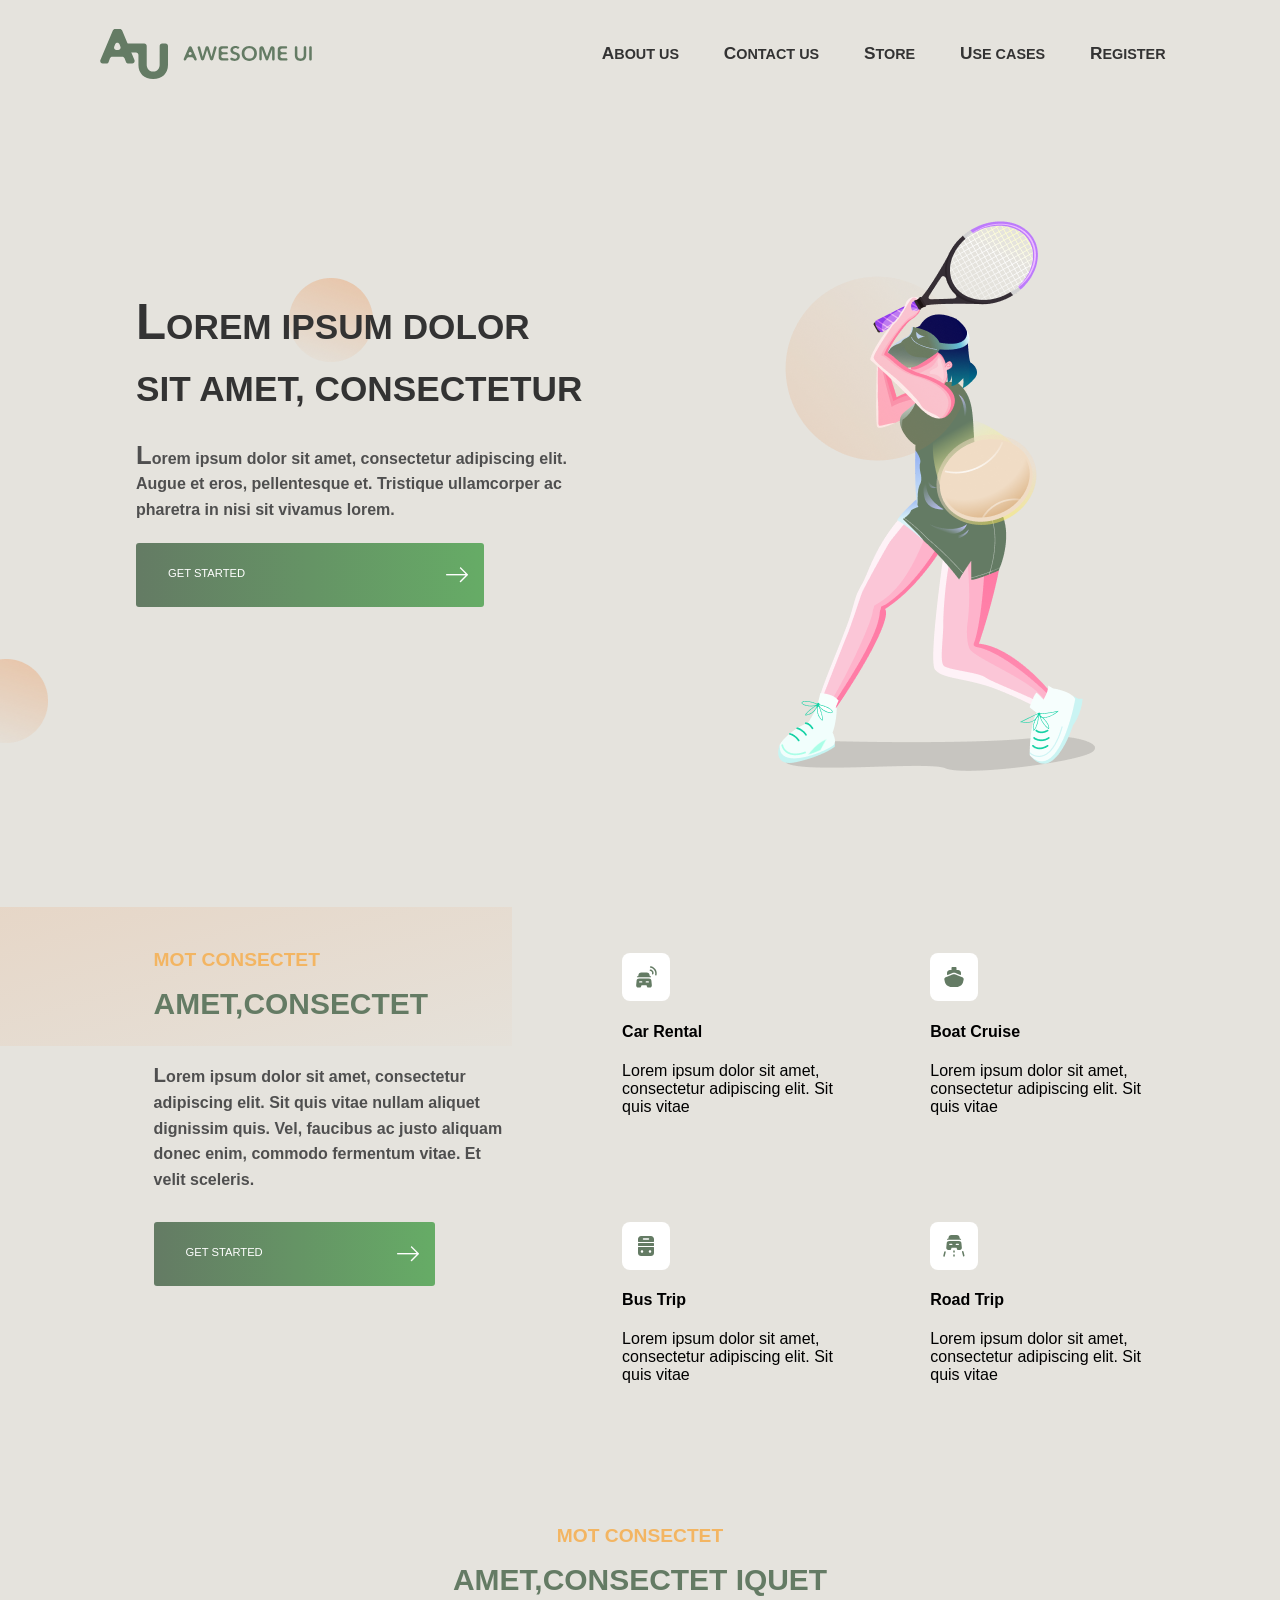
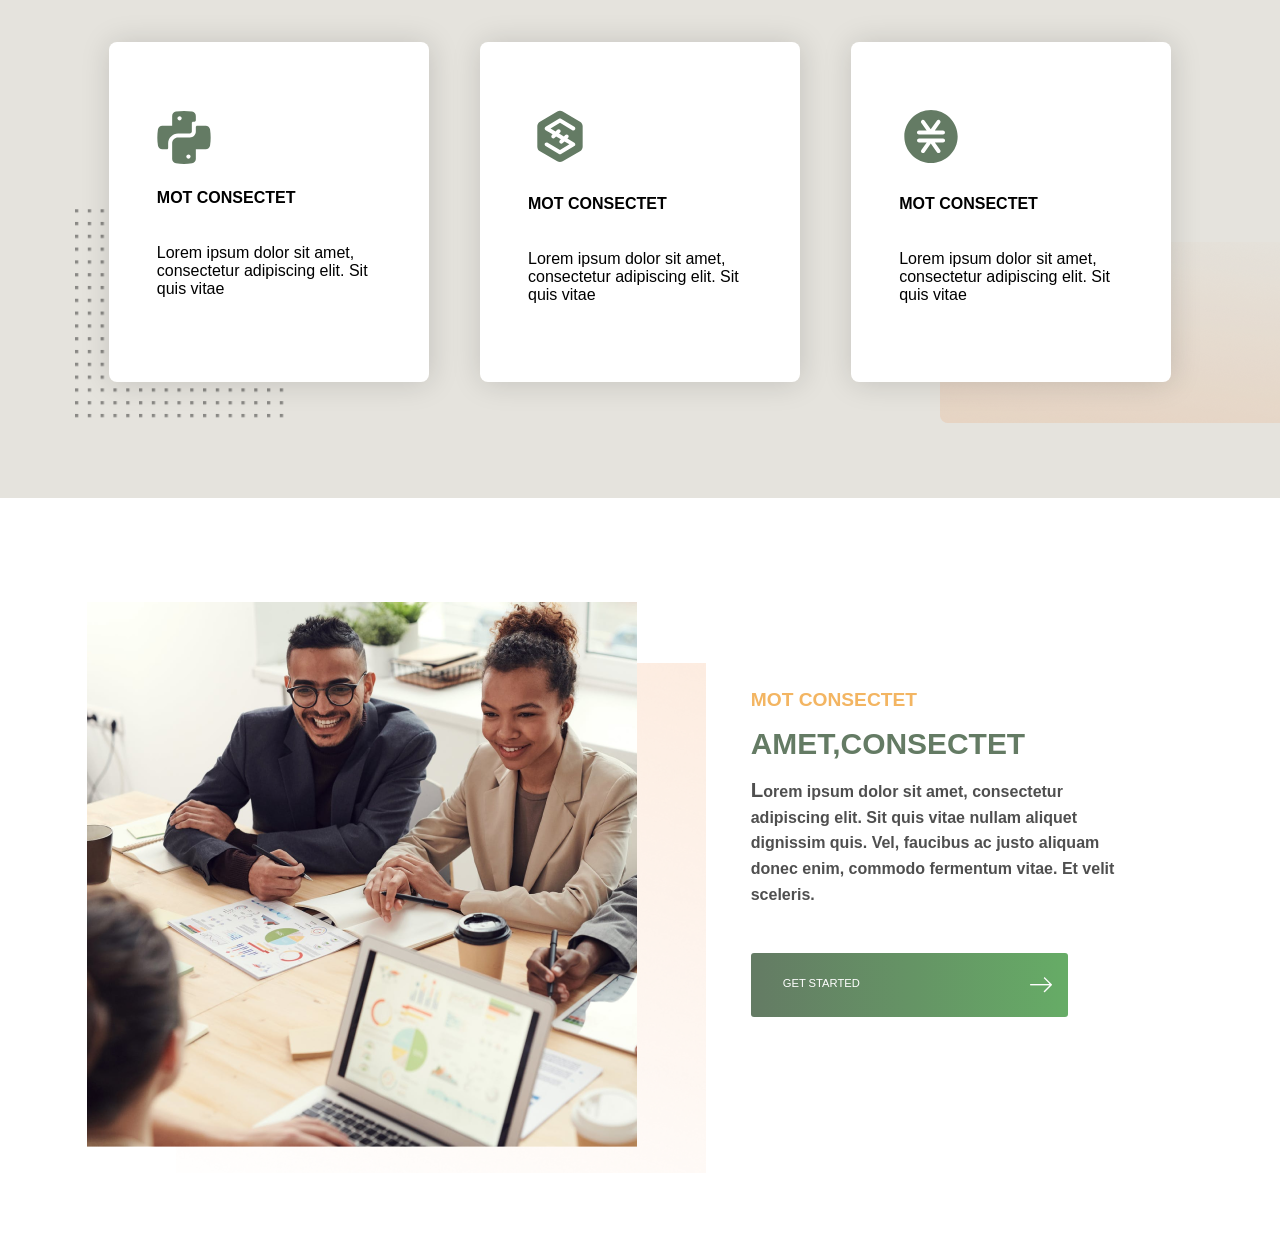
<file: index.html>
<!DOCTYPE html>
<html lang="en">

<head>
    <meta charset="UTF-8">
    <meta http-equiv="X-UA-Compatible" content="IE=edge">
    <meta name="viewport" content="width=device-width, initial-scale=1.0">
    <title>figma2</title>
    <link rel="stylesheet" href="figma2.css">
    <link href="https://fonts.cdnfonts.com/css/avenir-next-lt-pro" rel="stylesheet">
    <link rel="stylesheet" href="/fonts/AvenirNextLTPro-Regular.otf">
    <link rel="stylesheet" href="/fonts/AvenirNextLTPro-It.otf">
    <link rel="stylesheet" href="/fonts/AvenirNextLTPro-Bold.otf">
</head>

<body>

    <div class="header">

        <div class="container">


            <div class="header-wrapper">

                <div class="logo">
                    <img src="pics/Logo1.svg" alt="Logo1">
                    <img src="pics/Logo2.svg" alt="Logo2">
                </div>

                <div class="main-menu">

                    <ul class="menu">

                        <li class="menu-item"><a class="button-top" href="#">About Us</a></li>
                        <li class="menu-item"><a class="button-top" href="#">Contact Us</a></li>
                        <li class="menu-item"><a class="button-top" href="#">Store</a></li>
                        <li class="menu-item"><a class="button-top" href="#">Use Cases</a></li>
                        <li class="menu-item"><a class="button-top" href="#">Register</a></li>

                    </ul>
                </div>

            </div>

            <div class="title-wrapper">

                <div class="main-title">
                    <div class="title">
                        <h1>Lorem ipsum dolor sit amet, consectetur</h1>
                    </div>
                    <div class="title-description">
                        <p>Lorem ipsum dolor sit amet, consectetur adipiscing elit. Augue et eros, pellentesque et.
                            Tristique ullamcorper ac pharetra in nisi sit vivamus lorem. </p>
                    </div>
                    <div class="title-button">
                        <a class="button2" href="#">Get Started</a>
                        <img class="arrow" src="./pics/Arrow.png" alt="arrow">
                    </div>


                </div>

                <div class="title-pic">
                    <img class="pic" src="pics/tenis.png" alt="tennis">
                </div>
            </div>



        </div>



    </div>


    <div class="first-content">


        <div class="container">


            <div class="content-wrapper">

                <div class="main-title-first">

                    <div class="top-title">

                        <div class="small-title">
                            <h2>MOT consectet</h2>
                        </div>

                        <div class="big-title">
                            <h3>amet,consectet</h3>
                        </div>
                    </div>
                    <div class="title-description">
                        <p>Lorem ipsum dolor sit amet, consectetur adipiscing elit. Sit quis vitae nullam aliquet
                            dignissim quis. Vel, faucibus ac justo aliquam donec enim, commodo fermentum vitae. Et velit
                            sceleris. </p>
                    </div>
                    <div class="title-button">
                        <a class="button2" href="#">Get Started</a>
                        <img class="arrow" src="./pics/Arrow.png" alt="arrow">
                    </div>

                </div>

                <div class="content-menu">

                    <div class="box">
                        <div class="svg">
                            <img src="./pics/smart-car.svg" alt="square" class="small-pic-smart">
                        </div>
                        <div class="title">
                            <h4>Car Rental</h4>
                        </div>

                        <div class="description">
                            <p>Lorem ipsum dolor sit amet, consectetur adipiscing elit. Sit quis vitae </p>
                        </div>
                    </div>

                    <div class="box">
                        <div class="svg">
                            <img src="./pics/ship.svg" alt="square" class="small-pic-boat">
                        </div>

                        <div class="title">
                            <h4>Boat Cruise</h4>
                        </div>

                        <div class="description">
                            <p>Lorem ipsum dolor sit amet, consectetur adipiscing elit. Sit quis vitae </p>
                        </div>
                    </div>

                    <div class="box">
                        <div class="svg">
                            <img src="./pics/bus.svg" alt="square" class="small-pic-bus">
                        </div>

                        <div class="title">
                            <h4>Bus Trip</h4>
                        </div>

                        <div class="description">
                            <p>Lorem ipsum dolor sit amet, consectetur adipiscing elit. Sit quis vitae </p>
                        </div>
                    </div>

                    <div class="box">
                        <div class="svg">
                            <img src="./pics/driving.svg" alt="square" class="small-pic-road">
                        </div>
                        <div class="title">
                            <h4>Road Trip</h4>
                        </div>

                        <div class="description">
                            <p>Lorem ipsum dolor sit amet, consectetur adipiscing elit. Sit quis vitae </p>
                        </div>
                    </div>


                </div>







            </div>
        </div>
    </div>

    <div class="second-content">

        <div class="container">

            <div class="second-wrapper">
                <div class="main-title-second">

                    <div class="small-title">
                        <h2>MOT consectet</h2>
                    </div>

                    <div class="big-title">
                        <h3>amet,consectet iquet </h3>
                    </div>
                </div>

                <div class="second-content-menu">

                    <div class="box">
                        <div class="svg">
                            <img src="./pics/Group python.svg" alt="square" class="small-pic-python">
                        </div>
                        <div class="title">
                            <h4>MOT consectet</h4>
                        </div>

                        <div class="description">
                            <p>Lorem ipsum dolor sit amet, consectetur adipiscing elit. Sit quis vitae </p>
                        </div>
                    </div>

                    <div class="box">
                        <div class="svg">
                            <img src="./pics/iost-(iost)-S.svg" alt="square" class="small-pic-iost">
                        </div>

                        <div class="title">
                            <h4>MOT consectet</h4>
                        </div>

                        <div class="description">
                            <p>Lorem ipsum dolor sit amet, consectetur adipiscing elit. Sit quis vitae </p>
                        </div>
                    </div>

                    <div class="box">
                        <div class="svg">
                            <img src="./pics/stacks-(stx).svg" alt="square" class="small-pic-stack">
                        </div>

                        <div class="title">
                            <h4>MOT consectet</h4>
                        </div>

                        <div class="description">
                            <p>Lorem ipsum dolor sit amet, consectetur adipiscing elit. Sit quis vitae </p>
                        </div>
                    </div>
                </div>
            </div>
        </div>
    </div>

    <div class="third-content">
        <div class="container">

            <div class="third-wrapper">

                <div class="main-pic">
                    <img src="pics/main-pic2.png" alt="picture" class="picture">
                </div>

                <div class="main-title">
                    <div class="top-title">

                        <div class="small-title">
                            <h2>MOT consectet</h2>
                        </div>

                        <div class="big-title">
                            <h3>amet,consectet</h3>
                        </div>
                    </div>
                    <div class="title-description">
                        <p>Lorem ipsum dolor sit amet, consectetur adipiscing elit. Sit quis vitae nullam aliquet
                            dignissim quis. Vel, faucibus ac justo aliquam donec enim, commodo fermentum vitae. Et velit
                            sceleris. </p>
                    </div>
                    <div class="title-button">
                        <a class="button2" href="#">Get Started</a>
                        <img class="arrow" src="./pics/Arrow.png" alt="arrow">
                    </div>
                </div>
            </div>
        </div>
    </div>





</body>

</html>
</file>
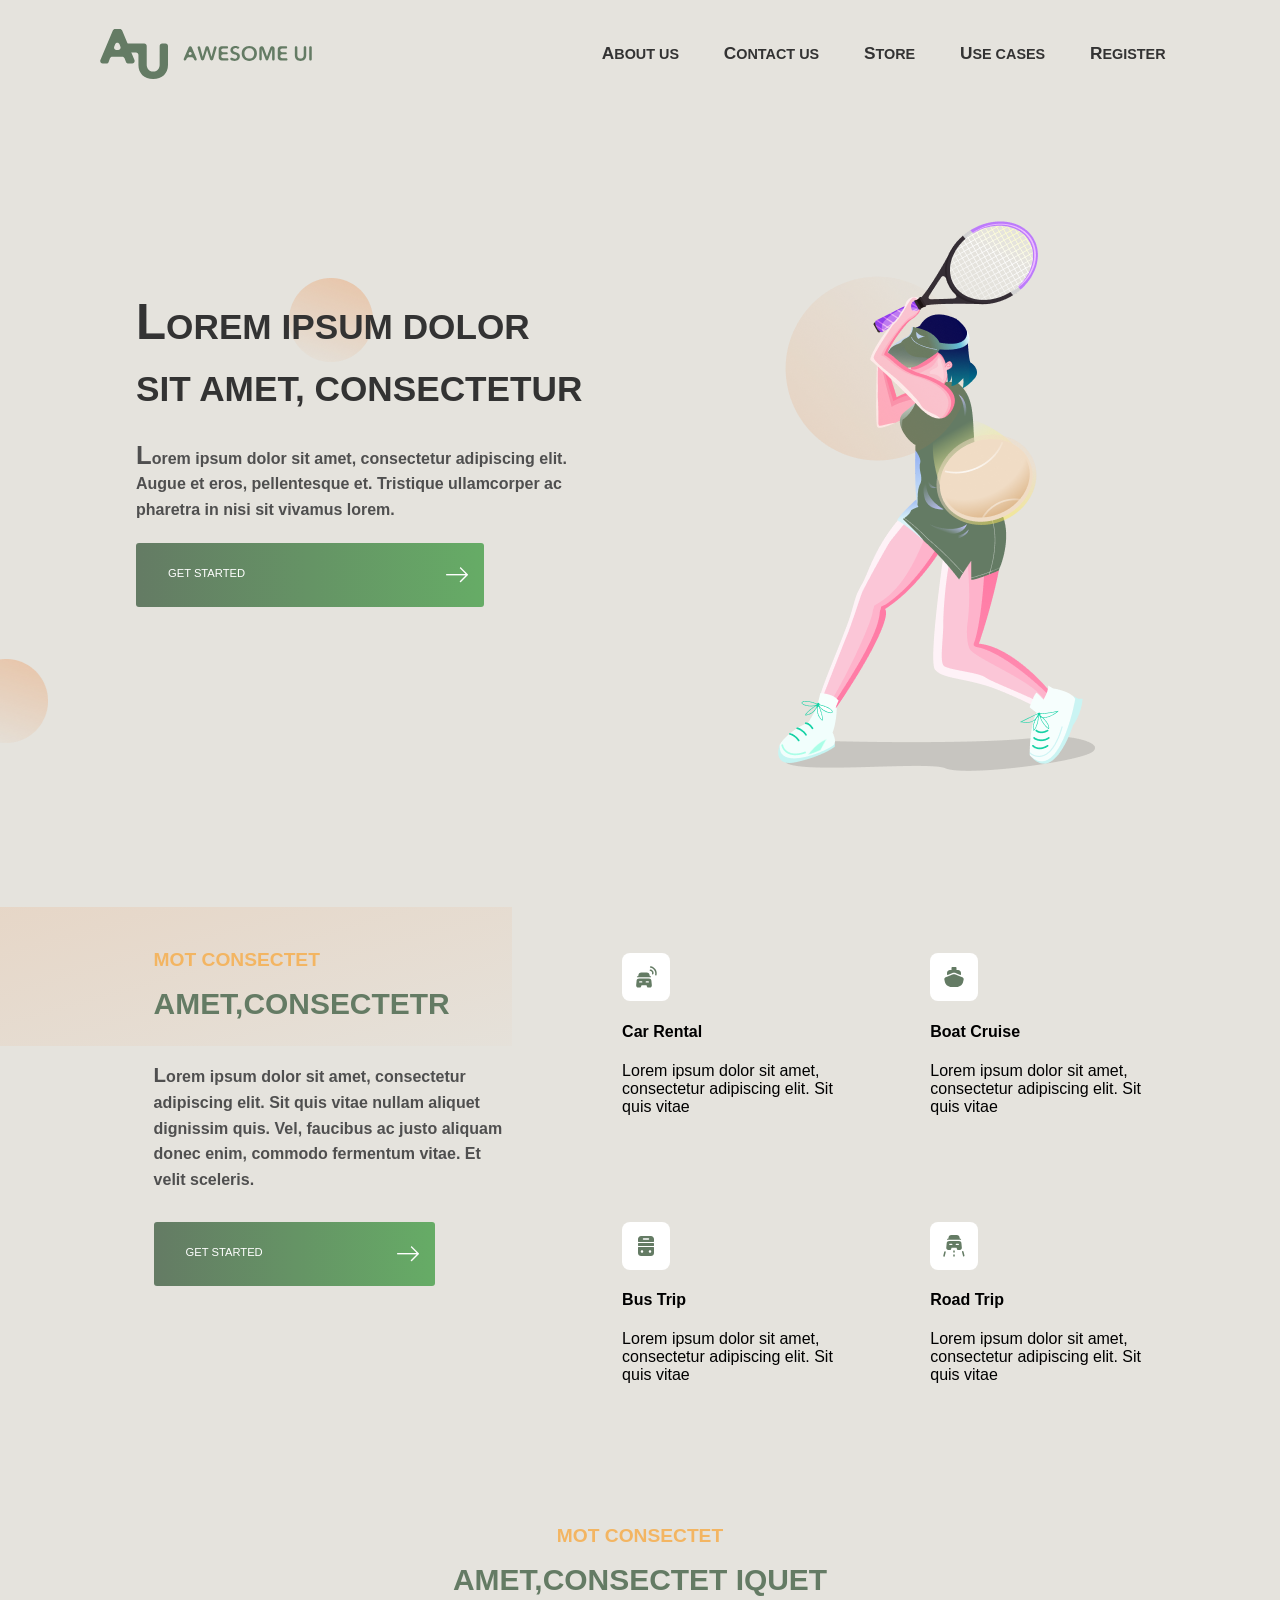
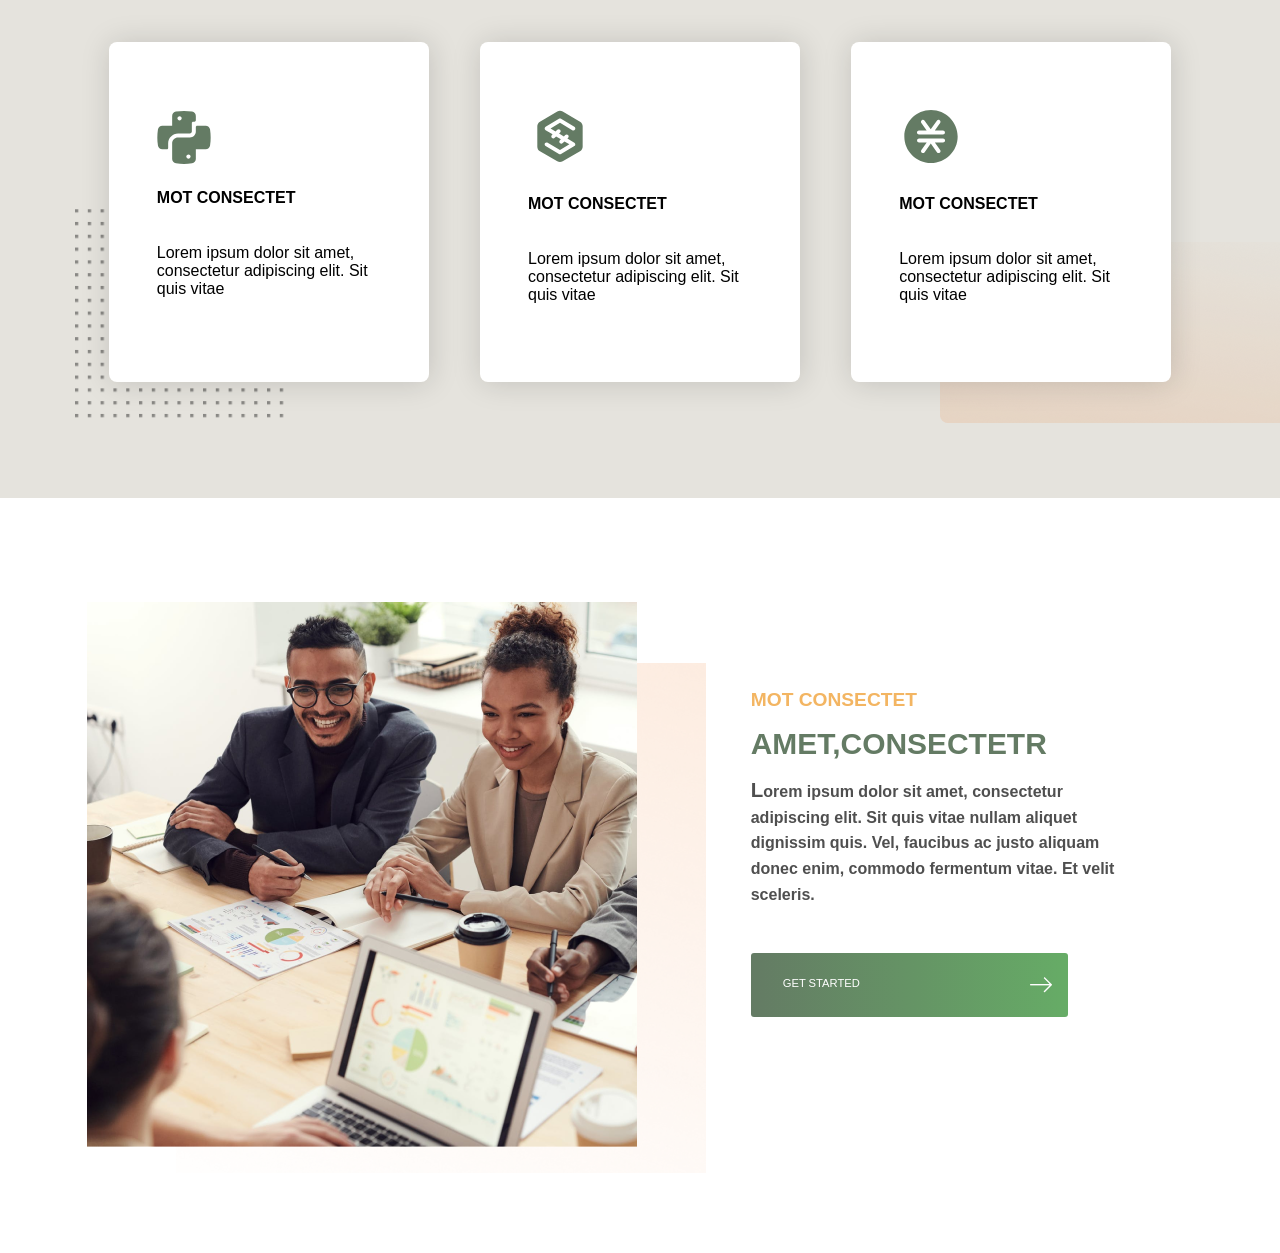
<file: figma2.html>
<!DOCTYPE html>
<html lang="en">

<head>
    <meta charset="UTF-8">
    <meta http-equiv="X-UA-Compatible" content="IE=edge">
    <meta name="viewport" content="width=device-width, initial-scale=1.0">
    <title>figma2</title>
    <link rel="stylesheet" href="figma2.css">
    <link href="https://fonts.cdnfonts.com/css/avenir-next-lt-pro" rel="stylesheet">
    <link rel="stylesheet" href="/fonts/AvenirNextLTPro-Regular.otf">
    <link rel="stylesheet" href="/fonts/AvenirNextLTPro-It.otf">
    <link rel="stylesheet" href="/fonts/AvenirNextLTPro-Bold.otf">
</head>

<body>

    <div class="header">

        <div class="container">


            <div class="header-wrapper">

                <div class="logo">
                    <img src="pics/Logo1.svg" alt="Logo1">
                    <img src="pics/Logo2.svg" alt="Logo2">
                </div>

                <div class="main-menu">

                    <ul class="menu">

                        <li class="menu-item"><a class="button-top" href="#">About Us</a></li>
                        <li class="menu-item"><a class="button-top" href="#">Contact Us</a></li>
                        <li class="menu-item"><a class="button-top" href="#">Store</a></li>
                        <li class="menu-item"><a class="button-top" href="#">Use Cases</a></li>
                        <li class="menu-item"><a class="button-top" href="#">Register</a></li>

                    </ul>
                </div>

            </div>

            <div class="title-wrapper">

                <div class="main-title">
                    <div class="title">
                        <h1>Lorem ipsum dolor sit amet, consectetur</h1>
                    </div>
                    <div class="title-description">
                        <p>Lorem ipsum dolor sit amet, consectetur adipiscing elit. Augue et eros, pellentesque et.
                            Tristique ullamcorper ac pharetra in nisi sit vivamus lorem. </p>
                    </div>
                    <div class="title-button">
                        <a class="button2" href="#">Get Started</a>
                        <img class="arrow" src="/pics/Arrow.png" alt="arrow">
                    </div>


                </div>

                <div class="title-pic">
                    <img class="pic" src="pics/tenis.png" alt="tennis">
                </div>
            </div>



        </div>



    </div>


    <div class="first-content">


        <div class="container">


            <div class="content-wrapper">

                <div class="main-title-first">

                    <div class="top-title">

                        <div class="small-title">
                            <h2>MOT consectet</h2>
                        </div>

                        <div class="big-title">
                            <h3>amet,consectetr</h3>
                        </div>
                    </div>
                    <div class="title-description">
                        <p>Lorem ipsum dolor sit amet, consectetur adipiscing elit. Sit quis vitae nullam aliquet
                            dignissim quis. Vel, faucibus ac justo aliquam donec enim, commodo fermentum vitae. Et velit
                            sceleris. </p>
                    </div>
                    <div class="title-button">
                        <a class="button2" href="#">Get Started</a>
                        <img class="arrow" src="/pics/Arrow.png" alt="arrow">
                    </div>

                </div>

                <div class="content-menu">

                    <div class="box">
                        <div class="svg">
                            <img src="/pics/smart-car.svg" alt="square" class="small-pic-smart">
                        </div>
                        <div class="title">
                            <h4>Car Rental</h4>
                        </div>

                        <div class="description">
                            <p>Lorem ipsum dolor sit amet, consectetur adipiscing elit. Sit quis vitae </p>
                        </div>
                    </div>

                    <div class="box">
                        <div class="svg">
                            <img src="/pics/ship.svg" alt="square" class="small-pic-boat">
                        </div>

                        <div class="title">
                            <h4>Boat Cruise</h4>
                        </div>

                        <div class="description">
                            <p>Lorem ipsum dolor sit amet, consectetur adipiscing elit. Sit quis vitae </p>
                        </div>
                    </div>

                    <div class="box">
                        <div class="svg">
                            <img src="/pics/bus.svg" alt="square" class="small-pic-bus">
                        </div>

                        <div class="title">
                            <h4>Bus Trip</h4>
                        </div>

                        <div class="description">
                            <p>Lorem ipsum dolor sit amet, consectetur adipiscing elit. Sit quis vitae </p>
                        </div>
                    </div>

                    <div class="box">
                        <div class="svg">
                            <img src="/pics/driving.svg" alt="square" class="small-pic-road">
                        </div>
                        <div class="title">
                            <h4>Road Trip</h4>
                        </div>

                        <div class="description">
                            <p>Lorem ipsum dolor sit amet, consectetur adipiscing elit. Sit quis vitae </p>
                        </div>
                    </div>


                </div>







            </div>
        </div>
    </div>

    <div class="second-content">

        <div class="container">

            <div class="second-wrapper">
                <div class="main-title-second">

                    <div class="small-title">
                        <h2>MOT consectet</h2>
                    </div>

                    <div class="big-title">
                        <h3>amet,consectet iquet </h3>
                    </div>
                </div>

                <div class="second-content-menu">

                    <div class="box">
                        <div class="svg">
                            <img src="/pics/Group python.svg" alt="square" class="small-pic-python">
                        </div>
                        <div class="title">
                            <h4>MOT consectet</h4>
                        </div>

                        <div class="description">
                            <p>Lorem ipsum dolor sit amet, consectetur adipiscing elit. Sit quis vitae </p>
                        </div>
                    </div>

                    <div class="box">
                        <div class="svg">
                            <img src="/pics/iost-(iost)-S.svg" alt="square" class="small-pic-iost">
                        </div>

                        <div class="title">
                            <h4>MOT consectet</h4>
                        </div>

                        <div class="description">
                            <p>Lorem ipsum dolor sit amet, consectetur adipiscing elit. Sit quis vitae </p>
                        </div>
                    </div>

                    <div class="box">
                        <div class="svg">
                            <img src="/pics/stacks-(stx).svg" alt="square" class="small-pic-stack">
                        </div>

                        <div class="title">
                            <h4>MOT consectet</h4>
                        </div>

                        <div class="description">
                            <p>Lorem ipsum dolor sit amet, consectetur adipiscing elit. Sit quis vitae </p>
                        </div>
                    </div>
                </div>
            </div>
        </div>
    </div>

    <div class="third-content">
        <div class="container">

            <div class="third-wrapper">

                <div class="main-pic">
                    <img src="pics/main-pic2.png" alt="picture" class="picture">
                </div>

                <div class="main-title">
                    <div class="top-title">

                        <div class="small-title">
                            <h2>MOT consectet</h2>
                        </div>

                        <div class="big-title">
                            <h3>amet,consectetr</h3>
                        </div>
                    </div>
                    <div class="title-description">
                        <p>Lorem ipsum dolor sit amet, consectetur adipiscing elit. Sit quis vitae nullam aliquet
                            dignissim quis. Vel, faucibus ac justo aliquam donec enim, commodo fermentum vitae. Et velit
                            sceleris. </p>
                    </div>
                    <div class="title-button">
                        <a class="button2" href="#">Get Started</a>
                        <img class="arrow" src="/pics/Arrow.png" alt="arrow">
                    </div>
                </div>
            </div>
        </div>
    </div>





</body>

</html>
</file>
<file: figma2.css>
@import url("https://fonts.cdnfonts.com/css/avenir-next-lt-pro");
*,
*::before,
*::after {
  box-sizing: border-box;
}

body {
  background-color: rgb(229, 227, 221);
  margin: 0;
}

.container {
  font-family: "Avenir Next LT Pro Regular", sans-serif;
  max-width: 1420px;
  padding-bottom: 50px;
}

* h2 {
  color: #F3B562;
}

* h3 {
  color: #647B64;
}

.header {
  background-image: url("/pics/Ellipse.png");
  background-repeat: no-repeat;
  background-position: -3% 80%;
}
.header .header-wrapper {
  display: flex;
  justify-content: space-between;
  align-items: center;
  padding: 20px;
}
.header .header-wrapper .logo {
  display: flex;
  align-items: center;
  -moz-column-gap: 15px;
       column-gap: 15px;
  padding-left: 5em;
}
.header .header-wrapper .main-menu {
  padding-right: 5em;
}
.header .header-wrapper .main-menu .menu {
  display: flex;
  -moz-column-gap: 1em;
       column-gap: 1em;
  list-style: none;
}
@media screen and (max-width: 1030px) {
  .header .header-wrapper .main-menu .menu {
    display: none;
  }
}
.header .header-wrapper .main-menu .menu .menu-item {
  display: inline-block;
  white-space: nowrap;
}
.header .header-wrapper .main-menu .menu .menu-item ::first-letter {
  font-size: 1.2em;
}
.header .header-wrapper .main-menu .menu .menu-item .button-top {
  display: block;
  text-decoration: none;
  color: #333333;
  text-transform: uppercase;
  font-weight: 600;
  transition-duration: 0.4s;
  padding: 0.5em 1em;
  font-size: 0.9em;
}
.header .header-wrapper .main-menu .menu .menu-item .button-top:hover {
  color: white;
  background: rgb(100, 123, 100);
  background: linear-gradient(90deg, rgb(100, 123, 100) 0%, rgb(102, 172, 102) 100%);
  border-radius: 3px;
}
.header .title-wrapper {
  display: flex;
  flex-wrap: wrap;
  justify-content: center;
  margin: 5em;
}
.header .title-wrapper .main-title {
  width: 50%;
  color: #333333;
  padding-top: 80px;
  padding-bottom: 80px;
  padding-left: 5%;
  padding-right: 5%;
  background-image: url("pics/Ellipse.png");
  background-repeat: no-repeat;
  background-position: 44% 18%;
}
.header .title-wrapper .main-title .title {
  font-size: 1.1em;
  font-style: normal;
  text-transform: uppercase;
  line-height: 3.5em;
}
.header .title-wrapper .main-title .title ::first-letter {
  font-size: 1.4em;
}
.header .title-wrapper .main-title .title-description {
  line-height: 1.6em;
  font-weight: 600;
  color: #4F4F4F;
}
.header .title-wrapper .main-title .title-description ::first-letter {
  font-size: 1.6em;
}
.header .title-wrapper .main-title .title-button {
  display: flex;
  justify-content: space-between;
  flex-wrap: nowrap;
  background: rgb(100, 123, 100);
  background: linear-gradient(90deg, rgb(100, 123, 100) 0%, rgb(102, 172, 102) 100%);
  padding: 1.5em 1em 1.5em 2em;
  margin: 20px 100px 20px 0px;
  border-radius: 3px;
  transition-duration: 0.4s;
  min-width: 200px;
}
.header .title-wrapper .main-title .title-button:hover {
  color: white;
  background: rgb(100, 123, 100);
  background: linear-gradient(90deg, rgb(100, 123, 100) 0%, rgb(102, 172, 102) 100%);
  border-radius: 3px;
  opacity: 0.8;
  cursor: pointer;
}
.header .title-wrapper .main-title .title-button .button2 {
  color: white;
  text-transform: uppercase;
  font-size: 0.7em;
  text-decoration: none;
  white-space: nowrap;
}
.header .title-wrapper .title-pic {
  width: 50%;
  padding-right: 5%;
  padding-left: 10%;
}
.header .title-wrapper .title-pic .pic {
  max-width: 100%;
  height: 586px;
  -o-object-fit: scale-down;
     object-fit: scale-down;
}

.first-content .content-wrapper {
  display: flex;
  flex-wrap: wrap;
  justify-content: flex-start;
  width: 100%;
}
.first-content .content-wrapper .main-title-first {
  width: 45%;
  padding: 0% 5% 0% 0%;
}
.first-content .content-wrapper .main-title-first .top-title {
  display: flex;
  flex-wrap: wrap;
  background: linear-gradient(164.26deg, rgba(239, 128, 49, 0) -335.51%, rgba(239, 128, 49, 0.15) -20.24%, rgba(239, 128, 49, 0) 119.45%);
  padding: 5% 0% 5% 30%;
}
.first-content .content-wrapper .main-title-first .top-title .small-title {
  font-size: 0.8em;
  font-style: normal;
  text-transform: uppercase;
}
@media screen and (max-width: 1270px) {
  .first-content .content-wrapper .main-title-first .top-title .small-title h2 {
    font-size: 1.6vw;
  }
}
.first-content .content-wrapper .main-title-first .top-title .big-title {
  font-size: 2vw;
  font-style: normal;
  text-transform: uppercase;
}
.first-content .content-wrapper .main-title-first .top-title .big-title h3 {
  margin: 0;
}
@media screen and (max-width: 1270px) {
  .first-content .content-wrapper .main-title-first .top-title .big-title {
    font-size: 1.8vw;
  }
}
@media screen and (max-width: 1270px) {
  .first-content .content-wrapper .main-title-first .top-title {
    min-width: 35%;
  }
}
.first-content .content-wrapper .main-title-first .title-description {
  line-height: 1.6em;
  font-weight: 600;
  color: #4F4F4F;
  padding-left: 30%;
}
.first-content .content-wrapper .main-title-first .title-description ::first-letter {
  font-size: 1.6vw;
}
@media screen and (max-width: 1270px) {
  .first-content .content-wrapper .main-title-first .title-description p {
    font-size: 1.6vw;
  }
}
.first-content .content-wrapper .main-title-first .title-button {
  display: flex;
  justify-content: space-between;
  flex-wrap: nowrap;
  min-width: 180px;
  background: rgb(100, 123, 100);
  background: linear-gradient(90deg, rgb(100, 123, 100) 0%, rgb(102, 172, 102) 100%);
  padding: 1.5em 1em 1.5em 2em;
  margin: 30px 15% 10px 30%;
  border-radius: 3px;
  transition-duration: 0.4s;
}
.first-content .content-wrapper .main-title-first .title-button:hover {
  color: white;
  background: rgb(100, 123, 100);
  background: linear-gradient(90deg, rgb(100, 123, 100) 0%, rgb(102, 172, 102) 100%);
  border-radius: 3px;
  opacity: 0.8;
  cursor: pointer;
}
.first-content .content-wrapper .main-title-first .title-button .button2 {
  color: white;
  text-transform: uppercase;
  font-size: 0.7em;
  text-decoration: none;
  white-space: nowrap;
}
@media screen and (max-width: 1270px) {
  .first-content .content-wrapper .main-title-first {
    width: 40%;
  }
}
.first-content .content-wrapper .content-menu {
  display: flex;
  flex-wrap: wrap;
  width: 55%;
}
.first-content .content-wrapper .content-menu .box {
  display: inline-block;
  height: 240px;
  width: 280px;
  padding: 2em;
  margin: 2%;
  cursor: pointer;
  transition-duration: 0.4s;
}
.first-content .content-wrapper .content-menu .box .svg {
  width: 48px;
  height: 48px;
  background-color: white;
  display: flex;
  justify-content: center;
  border-radius: 8px;
}
.first-content .content-wrapper .content-menu .box .svg img {
  width: 24px;
}
.first-content .content-wrapper .content-menu .box:hover {
  background-color: white;
  border-radius: 8px;
  box-shadow: 1px 1px 30px rgba(0, 0, 0, 0.15);
}
.first-content .content-wrapper .content-menu .box:hover .svg {
  background-color: #647B64;
}
.first-content .content-wrapper .content-menu .box:hover .svg img {
  filter: invert(100%) sepia(85%) saturate(0%) hue-rotate(160deg) brightness(150%) contrast(150%);
}
@media screen and (max-width: 1030px) {
  .first-content .content-wrapper .content-menu .box:hover {
    height: 200px;
    width: 240px;
  }
}
@media screen and (max-width: 1270px) {
  .first-content .content-wrapper .content-menu .box {
    min-width: 60%;
  }
}

.second-content .second-wrapper .main-title-second {
  display: block;
  text-align: center;
  padding: 15px;
}
.second-content .second-wrapper .main-title-second .small-title {
  width: 100%;
  font-size: 0.8em;
  font-style: normal;
  text-transform: uppercase;
}
.second-content .second-wrapper .main-title-second .big-title {
  width: 100%;
  font-size: 2vw;
  font-style: normal;
  text-transform: uppercase;
}
.second-content .second-wrapper .main-title-second .big-title h3 {
  margin: 5px;
}
.second-content .second-wrapper .second-content-menu {
  display: flex;
  flex-wrap: wrap;
  justify-content: center;
  width: 100%;
  padding: 0px 0px 40px;
  background: url(/pics/Dots\ 8px.1.svg) 7% 88%, url(/pics/Rectangle\ 497\ 2nd.png) 100% 90%;
  background-repeat: no-repeat;
}
.second-content .second-wrapper .second-content-menu .box {
  display: flex;
  flex-direction: column;
  justify-content: center;
  height: 340px;
  width: 25%;
  padding: 3em;
  margin: 2%;
  background-color: white;
  border-radius: 8px;
  box-shadow: 1px 1px 30px rgba(0, 0, 0, 0.15);
  transition-duration: 0.4s;
  cursor: pointer;
}
.second-content .second-wrapper .second-content-menu .box .title {
  text-transform: uppercase;
}
.second-content .second-wrapper .second-content-menu .box:hover {
  background-color: #647B64;
  border-radius: 8px;
  box-shadow: 1px 1px 30px rgba(0, 0, 0, 0.15);
}
.second-content .second-wrapper .second-content-menu .box:hover .title, .second-content .second-wrapper .second-content-menu .box:hover .description {
  color: white;
}
.second-content .second-wrapper .second-content-menu .box:hover .svg img {
  filter: invert(100%) sepia(85%) saturate(0%) hue-rotate(160deg) brightness(150%) contrast(150%);
}

.third-content {
  background-color: white;
}
.third-content .third-wrapper {
  display: flex;
  justify-content: center;
  flex-wrap: nowrap;
  padding: 2%;
}
.third-content .third-wrapper .main-pic {
  display: block;
  width: 50%;
  position: relative;
}
.third-content .third-wrapper .main-pic .picture {
  width: 650px;
  height: 650px;
  padding: 140px 0% 0% 120px;
  -o-object-fit: cover;
     object-fit: cover;
}
.third-content .third-wrapper .main-pic::before {
  display: block;
  content: "";
  background: url(./pics/main-pic.png);
  background-repeat: no-repeat;
  height: 550px;
  width: 550px;
  position: absolute;
  top: 12%;
  left: 5%;
  -o-object-fit: cover;
     object-fit: cover;
}
.third-content .third-wrapper .main-title {
  display: flex;
  flex-direction: column;
  justify-content: center;
  width: 45%;
  padding: 100px 100px 100px 80px;
  flex-wrap: nowrap;
}
.third-content .third-wrapper .main-title .small-title {
  font-size: 0.8em;
  font-style: normal;
  text-transform: uppercase;
}
@media screen and (max-width: 1270px) {
  .third-content .third-wrapper .main-title .small-title h2 {
    font-size: 1.6vw;
  }
}
.third-content .third-wrapper .main-title .big-title {
  font-size: 2vw;
  font-style: normal;
  text-transform: uppercase;
}
.third-content .third-wrapper .main-title .big-title h3 {
  margin: 0;
}
@media screen and (max-width: 1270px) {
  .third-content .third-wrapper .main-title .big-title {
    font-size: 1.8vw;
  }
}
@media screen and (max-width: 1270px) {
  .third-content .third-wrapper .main-title {
    min-width: 35%;
  }
}
.third-content .third-wrapper .title-description {
  line-height: 1.6em;
  font-weight: 600;
  color: #4F4F4F;
}
.third-content .third-wrapper .title-description ::first-letter {
  font-size: 1.6vw;
}
@media screen and (max-width: 1270px) {
  .third-content .third-wrapper .title-description p {
    font-size: 1.6vw;
  }
}
.third-content .third-wrapper .title-button {
  display: flex;
  justify-content: space-between;
  flex-wrap: nowrap;
  min-width: 180px;
  background: rgb(100, 123, 100);
  background: linear-gradient(90deg, rgb(100, 123, 100) 0%, rgb(102, 172, 102) 100%);
  padding: 1.5em 1em 1.5em 2em;
  margin: 30px 15% 10px 0%;
  border-radius: 3px;
  transition-duration: 0.4s;
}
.third-content .third-wrapper .title-button:hover {
  color: white;
  background: rgb(100, 123, 100);
  background: linear-gradient(90deg, rgb(100, 123, 100) 0%, rgb(102, 172, 102) 100%);
  border-radius: 3px;
  opacity: 0.8;
  cursor: pointer;
}
.third-content .third-wrapper .title-button .button2 {
  color: white;
  text-transform: uppercase;
  font-size: 0.7em;
  text-decoration: none;
  white-space: nowrap;
}
@media screen and (max-width: 1270px) {
  .third-content .third-wrapper {
    width: 40%;
  }
}/*# sourceMappingURL=figma2.css.map */
</file>
